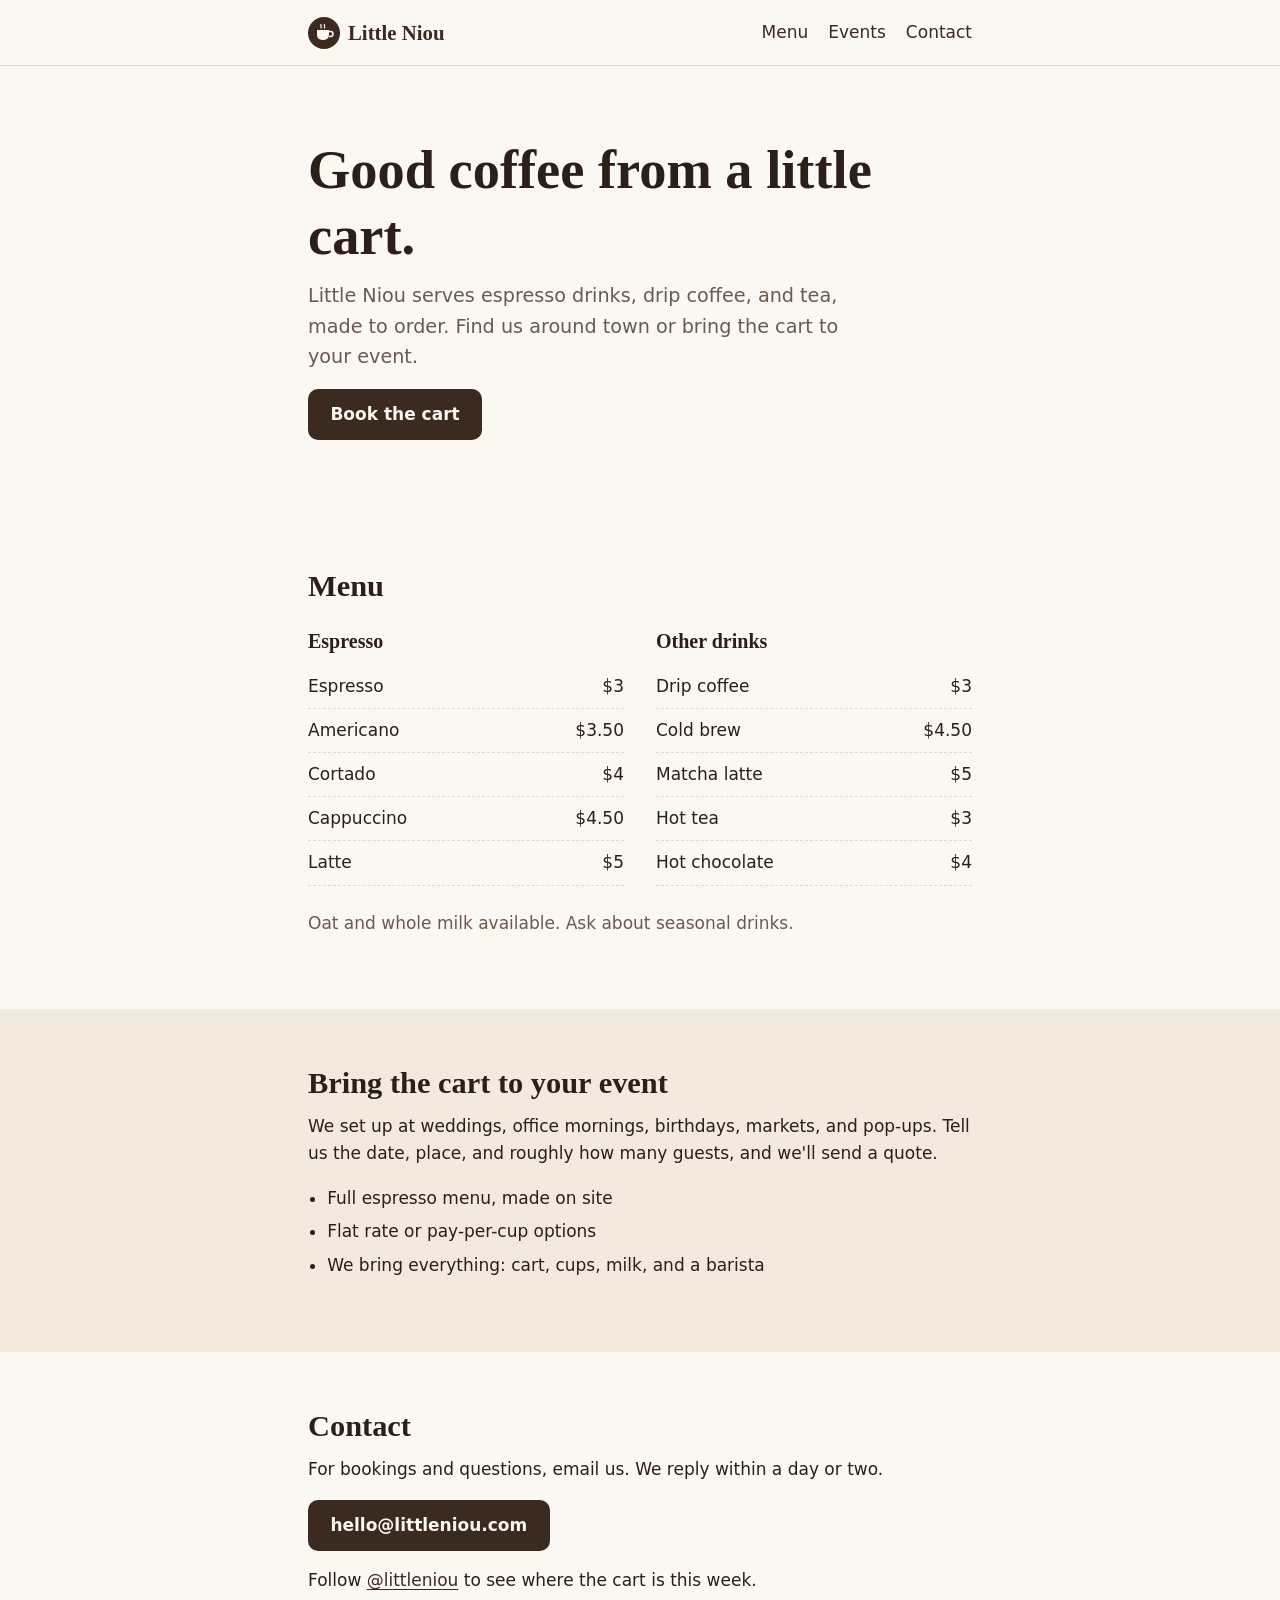
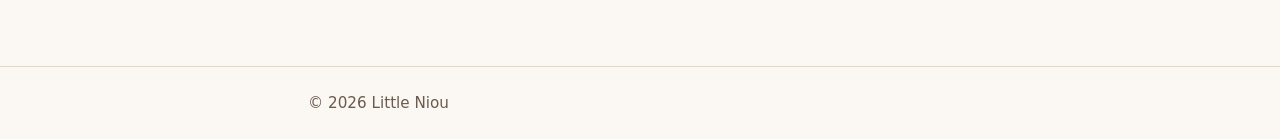
<file: index.html>
<!doctype html>
<html lang="en">
<head>
  <meta charset="utf-8">
  <meta name="viewport" content="width=device-width, initial-scale=1">
  <title>Little Niou — Coffee Cart</title>
  <meta name="description" content="Little Niou is a small coffee cart serving espresso drinks, drip coffee, and tea. Book us for your event or find us around town.">
  <meta name="theme-color" content="#3b2a20">

  <meta property="og:type" content="website">
  <meta property="og:title" content="Little Niou — Coffee Cart">
  <meta property="og:description" content="Espresso, drip, and tea from a little cart. Book us for your event.">

  <link rel="icon" href="favicon.svg" type="image/svg+xml">
  <link rel="stylesheet" href="styles.css">

  <script type="application/ld+json">
  {
    "@context": "https://schema.org",
    "@type": "CafeOrCoffeeShop",
    "name": "Little Niou",
    "description": "A small coffee cart serving espresso drinks, drip coffee, and tea.",
    "servesCuisine": "Coffee"
  }
  </script>
</head>
<body>
  <a class="skip-link" href="#main">Skip to content</a>

  <header class="site-header">
    <div class="wrap header-inner">
      <a class="brand" href="./" aria-label="Little Niou home">
        <img src="favicon.svg" alt="" width="32" height="32">
        <span>Little Niou</span>
      </a>
      <nav aria-label="Main">
        <ul>
          <li><a href="#menu">Menu</a></li>
          <li><a href="#events">Events</a></li>
          <li><a href="#contact">Contact</a></li>
        </ul>
      </nav>
    </div>
  </header>

  <main id="main">
    <section class="hero">
      <div class="wrap">
        <h1>Good coffee from a little cart.</h1>
        <p class="lede">Little Niou serves espresso drinks, drip coffee, and tea, made to order. Find us around town or bring the cart to your event.</p>
        <p><a class="button" href="#contact">Book the cart</a></p>
      </div>
    </section>

    <section id="menu" class="section">
      <div class="wrap">
        <h2>Menu</h2>
        <!-- Edit items and prices here. -->
        <div class="menu-grid">
          <div class="menu-group">
            <h3>Espresso</h3>
            <dl class="menu-list">
              <div><dt>Espresso</dt><dd>$3</dd></div>
              <div><dt>Americano</dt><dd>$3.50</dd></div>
              <div><dt>Cortado</dt><dd>$4</dd></div>
              <div><dt>Cappuccino</dt><dd>$4.50</dd></div>
              <div><dt>Latte</dt><dd>$5</dd></div>
            </dl>
          </div>
          <div class="menu-group">
            <h3>Other drinks</h3>
            <dl class="menu-list">
              <div><dt>Drip coffee</dt><dd>$3</dd></div>
              <div><dt>Cold brew</dt><dd>$4.50</dd></div>
              <div><dt>Matcha latte</dt><dd>$5</dd></div>
              <div><dt>Hot tea</dt><dd>$3</dd></div>
              <div><dt>Hot chocolate</dt><dd>$4</dd></div>
            </dl>
          </div>
        </div>
        <p class="note">Oat and whole milk available. Ask about seasonal drinks.</p>
      </div>
    </section>

    <section id="events" class="section section-alt">
      <div class="wrap">
        <h2>Bring the cart to your event</h2>
        <p>We set up at weddings, office mornings, birthdays, markets, and pop-ups. Tell us the date, place, and roughly how many guests, and we'll send a quote.</p>
        <ul class="checks">
          <li>Full espresso menu, made on site</li>
          <li>Flat rate or pay-per-cup options</li>
          <li>We bring everything: cart, cups, milk, and a barista</li>
        </ul>
      </div>
    </section>

    <section id="contact" class="section">
      <div class="wrap">
        <h2>Contact</h2>
        <p>For bookings and questions, email us. We reply within a day or two.</p>
        <!-- Replace with your real email and Instagram handle. -->
        <p><a class="button" href="mailto:hello@littleniou.com?subject=Coffee%20cart%20booking">hello@littleniou.com</a></p>
        <p>Follow <a href="https://instagram.com/littleniou">@littleniou</a> to see where the cart is this week.</p>
      </div>
    </section>
  </main>

  <footer class="site-footer">
    <div class="wrap">
      <p>&copy; <span>2026</span> Little Niou</p>
    </div>
  </footer>
</body>
</html>
</file>
<file: styles.css>
:root {
  --bg: #fbf7f2;
  --bg-alt: #f2e9df;
  --text: #2b1f18;
  --muted: #6b5a4e;
  --accent: #3b2a20;
  --accent-text: #fbf7f2;
  --line: #e3d6c8;
  --radius: 10px;
  --wrap: 44rem;
  color-scheme: light;
}

*,
*::before,
*::after {
  box-sizing: border-box;
}

html {
  scroll-behavior: smooth;
}

@media (prefers-reduced-motion: reduce) {
  html {
    scroll-behavior: auto;
  }
}

body {
  margin: 0;
  font-family: system-ui, -apple-system, "Segoe UI", Roboto, sans-serif;
  font-size: 1.0625rem;
  line-height: 1.6;
  color: var(--text);
  background: var(--bg);
}

h1,
h2,
h3 {
  font-family: Georgia, "Times New Roman", serif;
  line-height: 1.2;
  margin: 0 0 0.75rem;
}

h1 {
  font-size: clamp(2.2rem, 6vw, 3.4rem);
}

h2 {
  font-size: 1.9rem;
}

h3 {
  font-size: 1.25rem;
}

p {
  margin: 0 0 1rem;
}

a {
  color: var(--accent);
  text-underline-offset: 0.2em;
}

a:focus-visible {
  outline: 3px solid var(--accent);
  outline-offset: 3px;
  border-radius: 4px;
}

.wrap {
  max-width: var(--wrap);
  margin: 0 auto;
  padding: 0 1.25rem;
}

.skip-link {
  position: absolute;
  left: 1rem;
  top: -3rem;
  padding: 0.5rem 1rem;
  background: var(--accent);
  color: var(--accent-text);
  border-radius: var(--radius);
}

.skip-link:focus {
  top: 1rem;
}

/* Header */
.site-header {
  border-bottom: 1px solid var(--line);
}

.header-inner {
  display: flex;
  align-items: center;
  justify-content: space-between;
  gap: 1rem;
  padding-block: 1rem;
  flex-wrap: wrap;
}

.brand {
  display: flex;
  align-items: center;
  gap: 0.5rem;
  font-family: Georgia, serif;
  font-size: 1.3rem;
  font-weight: 700;
  text-decoration: none;
}

nav ul {
  display: flex;
  gap: 1.25rem;
  margin: 0;
  padding: 0;
  list-style: none;
}

nav a {
  text-decoration: none;
  font-weight: 500;
}

nav a:hover {
  text-decoration: underline;
}

/* Sections */
.hero {
  padding-block: 4.5rem 3.5rem;
}

.lede {
  font-size: 1.2rem;
  color: var(--muted);
  max-width: 34rem;
}

.section {
  padding-block: 3.5rem;
}

.section-alt {
  background: var(--bg-alt);
}

.button {
  display: inline-block;
  padding: 0.75rem 1.4rem;
  background: var(--accent);
  color: var(--accent-text);
  border-radius: var(--radius);
  font-weight: 600;
  text-decoration: none;
}

.button:hover {
  background: #22170f;
}

/* Menu */
.menu-grid {
  display: grid;
  grid-template-columns: repeat(auto-fit, minmax(16rem, 1fr));
  gap: 2rem;
  margin-block: 1.5rem;
}

.menu-list {
  margin: 0;
}

.menu-list div {
  display: flex;
  justify-content: space-between;
  gap: 1rem;
  padding-block: 0.5rem;
  border-bottom: 1px dashed var(--line);
}

.menu-list dd {
  margin: 0;
  font-variant-numeric: tabular-nums;
}

.note {
  color: var(--muted);
}

.checks {
  padding-left: 1.2rem;
}

.checks li {
  margin-bottom: 0.4rem;
}

/* Footer */
.site-footer {
  border-top: 1px solid var(--line);
  padding-block: 1.5rem;
  color: var(--muted);
  font-size: 0.95rem;
}

.site-footer p {
  margin: 0;
}
</file>
